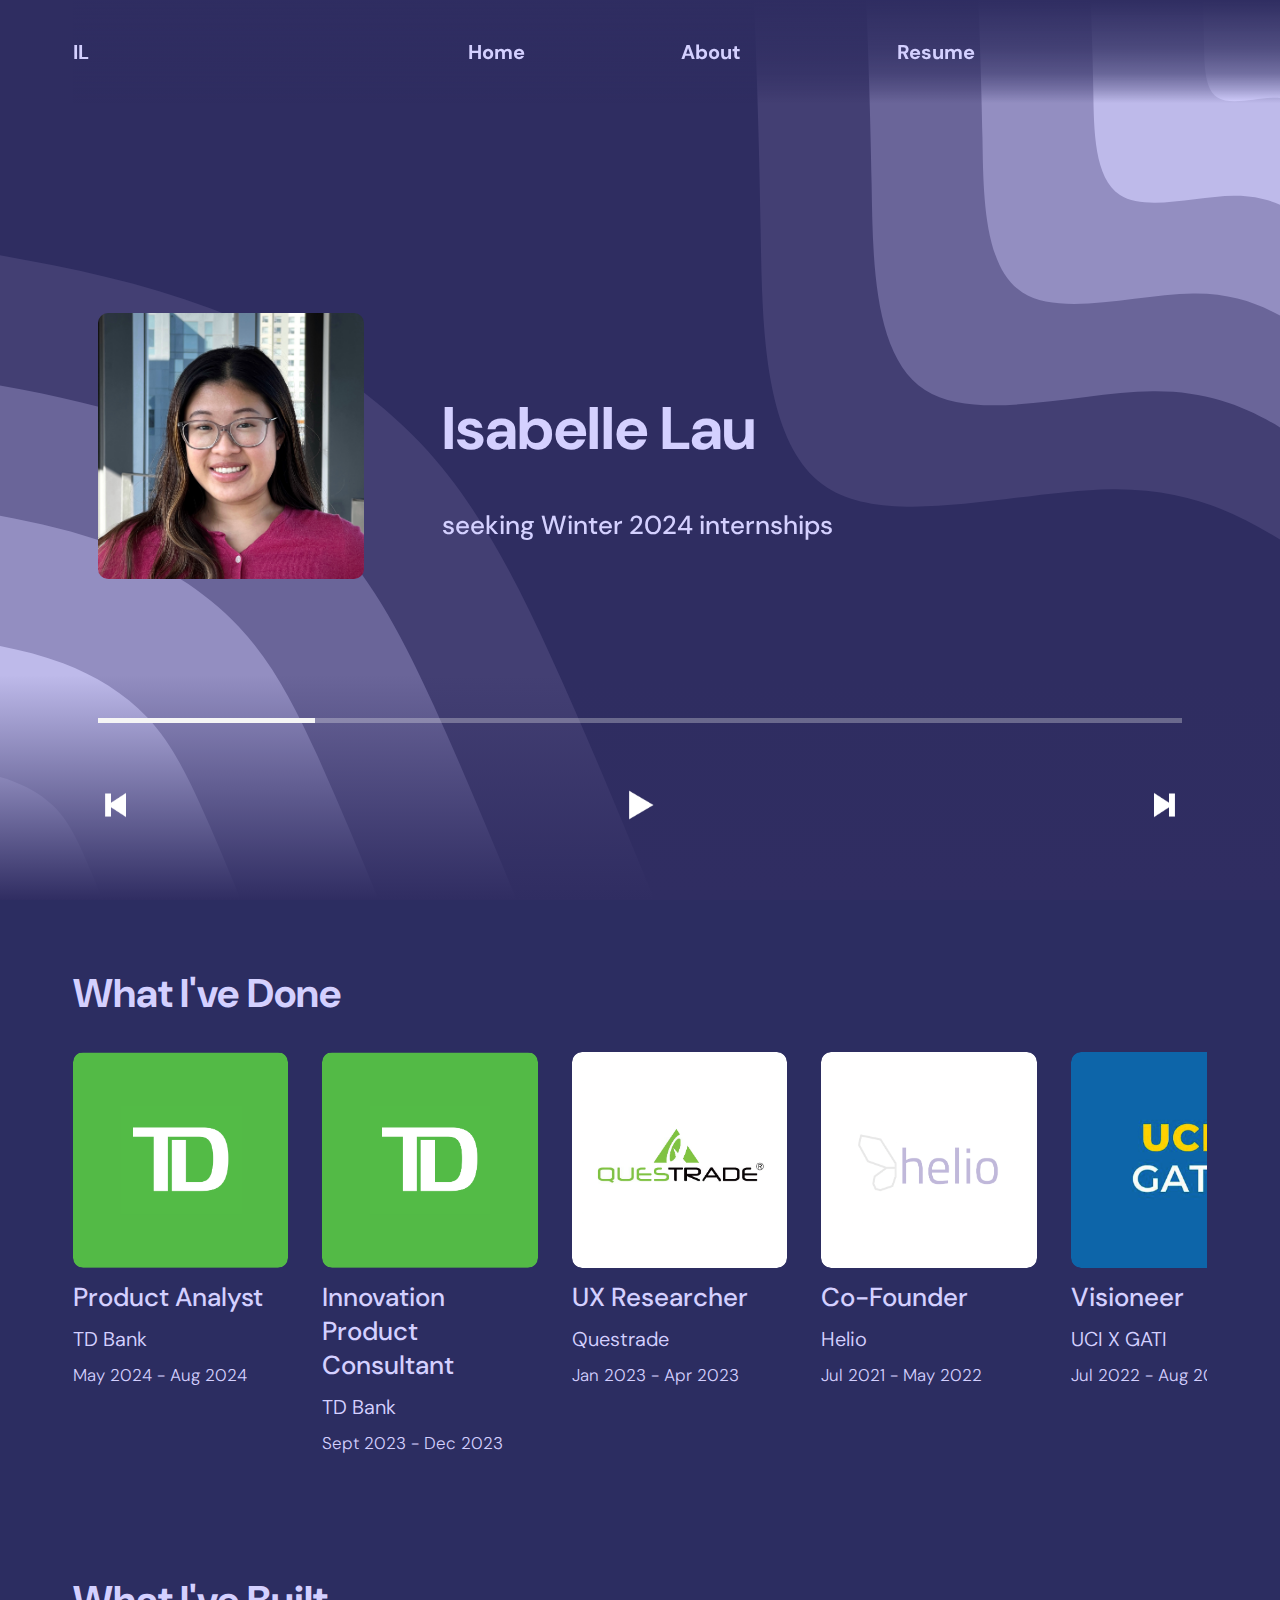
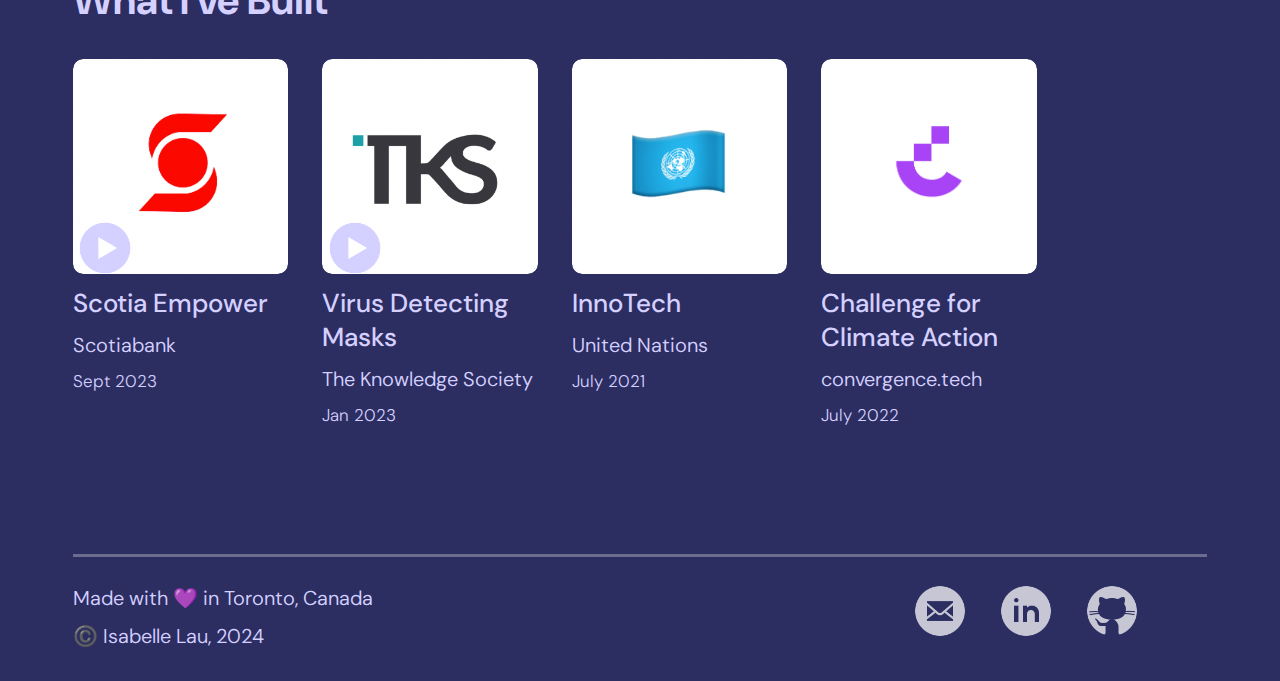
<file: index.html>
<!-- TODO: alter positions of done-section and built-section for web and mobile view-->

<!DOCTYPE html>

<html lang="en">
<head>
  <meta charset="UTF-8">
  <meta name="viewport" content="width=device-width, initial-scale=1.0">
  <title>Isabelle Lau</title>
  <link rel="stylesheet" href="style.css">
  <link rel="shortcut icon" href="favicon.ico">
</head>

<body>
    <div class="home__homebackground"></div>

    <div class="homebackground__transition"></div>

    <div id="home-page">
        <div class="nav-menu">
            <a class="icon" href="index.html">IL</a>

            <div id="nav">
                <ul>
                    <li><a href="index.html" class="dm-sans-menu" onclick="scrollToSection()">Home</a></li>
                    <li><a href="about.html" class="dm-sans-menu">About</a></li>
                    <li><a href="https://drive.google.com/file/d/1Na50_sVZSTdBrIvLYPz17sUAXdiYzEj3/view?usp=sharing" target=”_blank” class="dm-sans-menu">Resume</a></li>
                </ul>
            </div>

            <div class = "off-screen-menu" id="off-screen-menu">
                <ul>
                    <li><a href="index.html" class="dm-sans-menu" onclick="scrollToSection()">Work</a></li>
                    <li><a href="about.html" class="dm-sans-menu">About</a></li>
                    <li><a href="https://drive.google.com/file/d/1Na50_sVZSTdBrIvLYPz17sUAXdiYzEj3/view?usp=sharing" target=”_blank” class="dm-sans-menu">Resume</a></li>
                </ul>
            </div>

            <nav>
                <div class="ham-menu" id="ham-menu">
                    <span></span>
                    <span></span>
                    <span></span>
                </div>

            </nav>

        </div>

        <div class="homepage-container current-slide">
            <div class="homepage-grid">
                <div class="main-carousel__track-container">
                    <ul class="main-carousel__track">
                        <li class="homepage-grid2 current-slide">
                            <img src="./media/headshot.jpg" alt="TD Logo">
                            <div>
                                <h1 class="dm-sans-title">Isabelle Lau</h1>
                                <h2 class="dm-sans-subheader1">seeking Winter 2024 internships</h2>
                            </div>
                        </li>
                        <li class="homepage-grid2">
                            <img src="./media/td-invent.jpg" alt="TD Logo">
                            <div>
                                <h1 class="dm-sans-title">Isabelle Lau</h1>
                                <h2 class="dm-sans-subheader1">Prev @TD Bank as a Product Analyst</h2>
                            </div>
                        </li>
                        <li class="homepage-grid2">
                            <img src="./media/e7.png" alt="TD Logo">
                            <div>
                                <h1 class="dm-sans-title">Isabelle Lau</h1>
                                <h2 class="dm-sans-subheader1">Systems Design Engineering @ the University of Waterloo</h2>
                            </div>
                        </li>
                    </ul>
                </div>
                
                <div class="status">
                    <div class="status-filled" style="width: 20%;"></div>
                </div>

                <div class="controls">
                    <button class="prev"></button>
                    <button class="play" onclick="scrollToSection()"></button>
                    <button class="next"></button>
                </div>
            </div>
        </div>
        
        <h2 class="dm-sans-header" id="done-section">What I've Done</h2>
        <div class="carousel snaps-inline" >
            <div class="carousel-item">
                <div class="carousel-box">
                    <img src="./media/TD-logo.png" alt="TD Logo" class="main-image" data-hover="./media/TDinvent.jpg">
                </div>
                <h3 class="dm-sans-subheader1">Product Analyst</h3>
                <h3 class="dm-sans-subheader2">TD Bank</h3>
                <h3 class="dm-sans-date">May 2024 - Aug 2024</h3>
            </div>
        
            <div class="carousel-item">
                <div class="carousel-box">
                    <img src="./media/TD-logo.png" alt="TD Logo" class="main-image" data-hover="./media/TD-team1.jpg">
                </div>
                <h3 class="dm-sans-subheader1">Innovation Product Consultant</h3>
                <h3 class="dm-sans-subheader2">TD Bank</h3>
                <h3 class="dm-sans-date">Sept 2023 - Dec 2023</h3>
            </div>

            <div class="carousel-item">
                <div class="carousel-box">
                    <img src="./media/questrade.png" alt="TD Logo">
                </div>
                <h3 class="dm-sans-subheader1">UX Researcher</h3>
                <h3 class="dm-sans-subheader2">Questrade</h3>
                <h3 class="dm-sans-date">Jan 2023 - Apr 2023</h3>
            </div>

            <div class="carousel-item">
                <div class="carousel-box">
                    <img src="./media/helio.png" alt="TD Logo">
                </div>
                <h3 class="dm-sans-subheader1" >Co-Founder</h3>
                <h3 class="dm-sans-subheader2">Helio</h3>
                <h3 class="dm-sans-date">Jul 2021 - May 2022 </h3>
            </div>

            <div class="carousel-item">
                <div class="carousel-box">
                    <img src="./media/ucigati.png" alt="TD Logo" class="main-image" data-hover="./media/fireball.jpg">
                </div>
                <h3 class="dm-sans-subheader1">Visioneer</h3>
                <h3 class="dm-sans-subheader2">UCI X GATI</h3>
                <h3 class="dm-sans-date">Jul 2022 - Aug 2022 </h3>
            </div>

        </div>

        <h2 class="dm-sans-header">What I've Built</h2>
        <div class="carousel snaps-inline">
            <div class="carousel-item">
                <div class="carousel-box">
                    <img src="./media/Scotiabank-logo.png" alt="Scotiabank Logo">
                    <a href="scotia-empower.html" class="play"></a>
                </div>
                <h3 class="dm-sans-subheader1">Scotia Empower</h3>
                <h3 class="dm-sans-subheader2">Scotiabank</h3>
                <h3 class="dm-sans-date">Sept 2023</h3>
            </div>
        
            <div class="carousel-item">
                <div class="carousel-box">
                    <img src="./media/TKS-logo.png" alt="The Knowledge Society Logo">
                    <a href="#heyhey" class="play"></a>
                </div>
                <h3 class="dm-sans-subheader1">Virus Detecting Masks</h3>
                <h3 class="dm-sans-subheader2">The Knowledge Society</h3>
                <h3 class="dm-sans-date">Jan 2023</h3>
            </div>

            <div class="carousel-item">
                <div class="carousel-box">
                    <img src="./media/UN-logo.png" alt="United Nations Logo">
                </div>
                <h3 class="dm-sans-subheader1">InnoTech</h3>
                <h3 class="dm-sans-subheader2">United Nations</h3>
                <h3 class="dm-sans-date">July 2021</h3>
            </div>

            <div class="carousel-item">
                <div class="carousel-box">
                    <img src="./media/ConvergenceTech-logo.png" alt="Convergence.tech Logo">
                </div>
                <h3 class="dm-sans-subheader1" >Challenge for Climate Action</h3>
                <h3 class="dm-sans-subheader2">convergence.tech</h3>
                <h3 class="dm-sans-date">July 2022</h3>
            </div>
        </div>

        <div class="footer-divider"></div>
        <div class="footer-grid">
            <div>
                <h2 class="dm-sans-subheader3">Made with 💜 in Toronto, Canada</h2>
                <h2 class="dm-sans-subheader3">©️ Isabelle Lau, 2024</h2>
            </div>
            
            <div class="footer-icons">
                <button class="email"></button>
                <a class="linkedin" href="https://ca.linkedin.com/in/ilau" target="_blank"></a>
                <button class="github"></button>
            </div>

            
        </div>

        <div class="footer-end"></div>
        <script src="index.js"></script>
    </div>
</body>
</html>
</file>
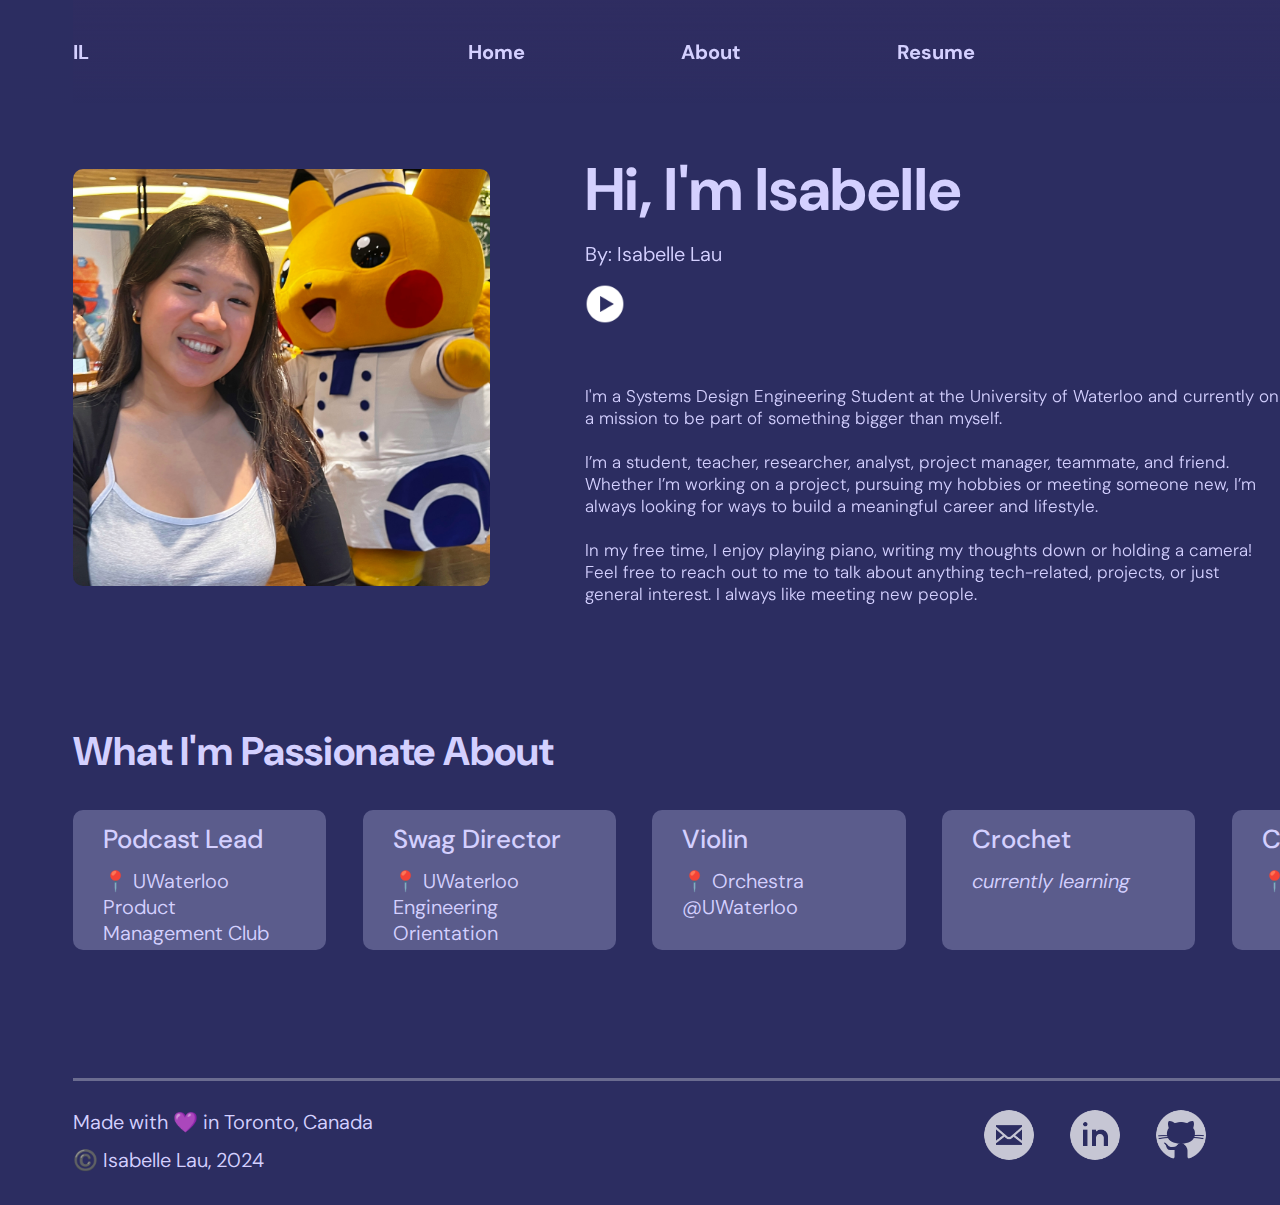
<file: about.html>
<!DOCTYPE html>

<html lang="en">
<head>
  <meta charset="UTF-8">
  <meta name="viewport" content="width=device-width, initial-scale=1.0">
  <title>Isabelle</title>
  <link rel="stylesheet" href="style.css">
  <link rel="icon" type="image/x-icon" href="favicon.ico">
</head>

<body id="about-page" >
    <div class="nav-menu">
        <a class="icon" href="index.html">IL</a>

        <div id="nav">
            <ul>
                <li><a href="index.html" class="dm-sans-menu" onclick="scrollToSection()">Home</a></li>
                <li><a href="about.html" class="dm-sans-menu">About</a></li>
                <li><a href="https://drive.google.com/file/d/1oRXQdMtypDJG2oA3lVDZeI8CeLS9dzQM/view?usp=sharing" target=”_blank” class="dm-sans-menu">Resume</a></li>
            </ul>
        </div>

        <div class = "off-screen-menu" id="off-screen-menu">
            <ul>
                <li><a href="index.html" class="dm-sans-menu" onclick="scrollToSection()">Work</a></li>
                <li><a href="about.html" class="dm-sans-menu">About</a></li>
                <li><a href="https://drive.google.com/file/d/1Na50_sVZSTdBrIvLYPz17sUAXdiYzEj3/view?usp=sharing" target=”_blank” class="dm-sans-menu">Resume</a></li>
            </ul>
        </div>

        <nav>
            <div class="ham-menu" id="ham-menu">
                <span></span>
                <span></span>
                <span></span>
            </div>

        </nav>

    </div>

    <div class="about-grid-container">
        <div class="about-grid">
                <img src="./media/MeAndPikachu.jpeg" alt="TD Logo">
            <div>
                <p class="dm-sans-title" style="margin: 0;">Hi, I'm Isabelle</p>
                <p class="dm-sans-subheader2">By: Isabelle Lau</p>
                <button class="play"></button>
                <p class="dm-sans-date">I'm a Systems Design Engineering Student at the University of Waterloo and currently on a mission to be part of something bigger than myself. <br><br>
    
                    I’m a student, teacher, researcher, analyst, project manager, teammate, and friend. Whether I’m working on a project, pursuing my hobbies or meeting someone new, I’m always looking for ways to build a meaningful career and lifestyle. <br><br>
                    
                    In my free time, I enjoy playing piano, writing my thoughts down or holding a camera! Feel free to reach out to me to talk about anything tech-related, projects, or just general interest. I always like meeting new people.</p>
            </div>
        </div>
    </div>

    <h2 class="dm-sans-header">What I'm Passionate About</h2>
    <div class="carousel snaps-inline">
        <div class= "carousel-box__about">
            <h3 class="dm-sans-subheader1">Podcast Lead</h3>
            <h3 class="dm-sans-subheader2">📍 UWaterloo Product Management Club</h3>
        </div>
        
        <div class= "carousel-box__about">
            <h3 class="dm-sans-subheader1">Swag Director</h3>
            <h3 class="dm-sans-subheader2">📍 UWaterloo Engineering Orientation</h3>
        </div>

        <div class= "carousel-box__about">
            <h3 class="dm-sans-subheader1">Violin</h3>
            <h3 class="dm-sans-subheader2">📍 Orchestra @UWaterloo</h3>
        </div>

        <div class= "carousel-box__about">
            <h3 class="dm-sans-subheader1">Crochet</h3>
            <h3 class="dm-sans-subheader2"><i>currently learning</i></h3>
        </div>

        <div class= "carousel-box__about">
            <h3 class="dm-sans-subheader1">Cows</h3>
            <h3 class="dm-sans-subheader2">📍 Worldwide</h3>
        </div>

        <div class= "carousel-box__about">
            <h3 class="dm-sans-subheader1">Teh Tarik</h3>
            <h3 class="dm-sans-subheader2">📍 Penang, Malaysia</h3>
        </div>
    </div>

    <div class="footer-divider"></div>
    <div class="footer-grid">
        <div>
            <h2 class="dm-sans-subheader3">Made with 💜 in Toronto, Canada</h2>
            <h2 class="dm-sans-subheader3">©️ Isabelle Lau, 2024</h2>
        </div>
        
        <div class="footer-icons">
            <button class="email"></button>
            <a class="linkedin" href="https://ca.linkedin.com/in/ilau" target="_blank"></a>
            <button class="github"></button>
        </div>
    </div>
    <div class="footer-end"></div>
    <script src="index.js"></script>
</body>
</html>
</file>
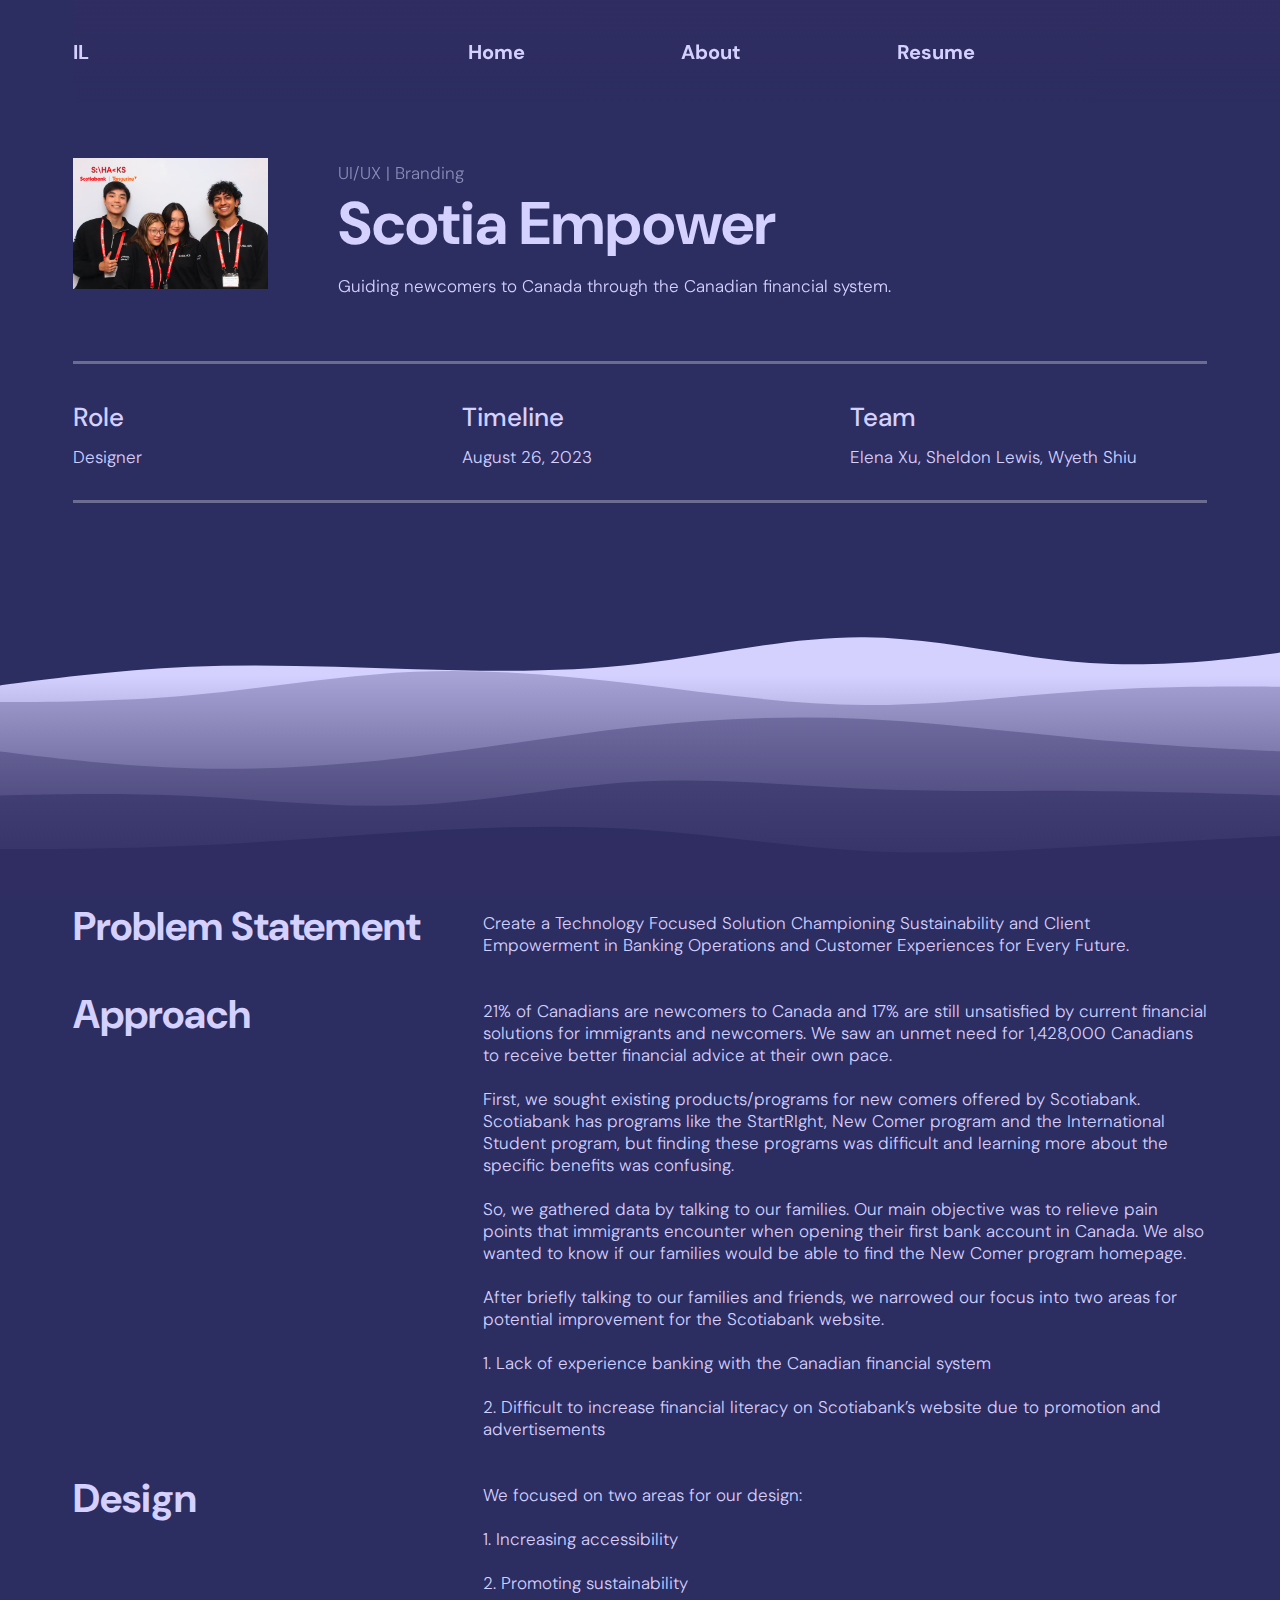
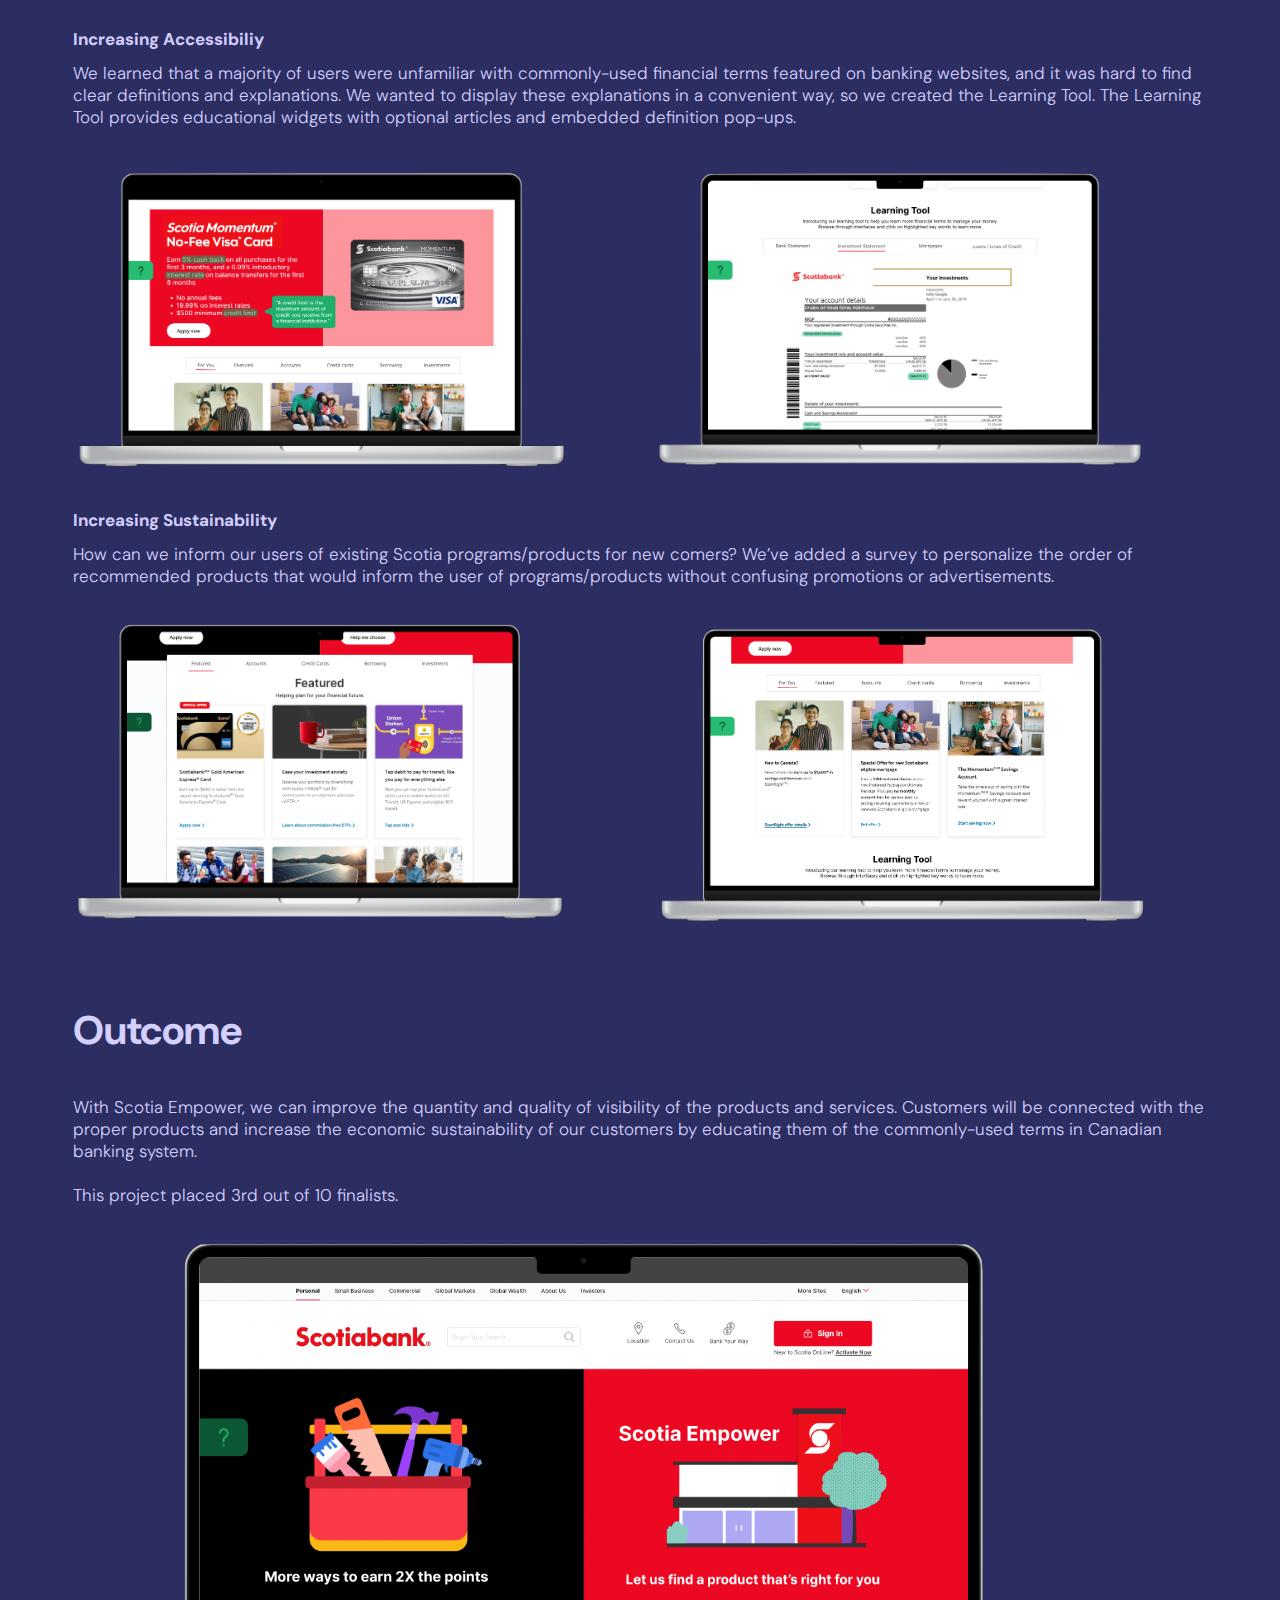
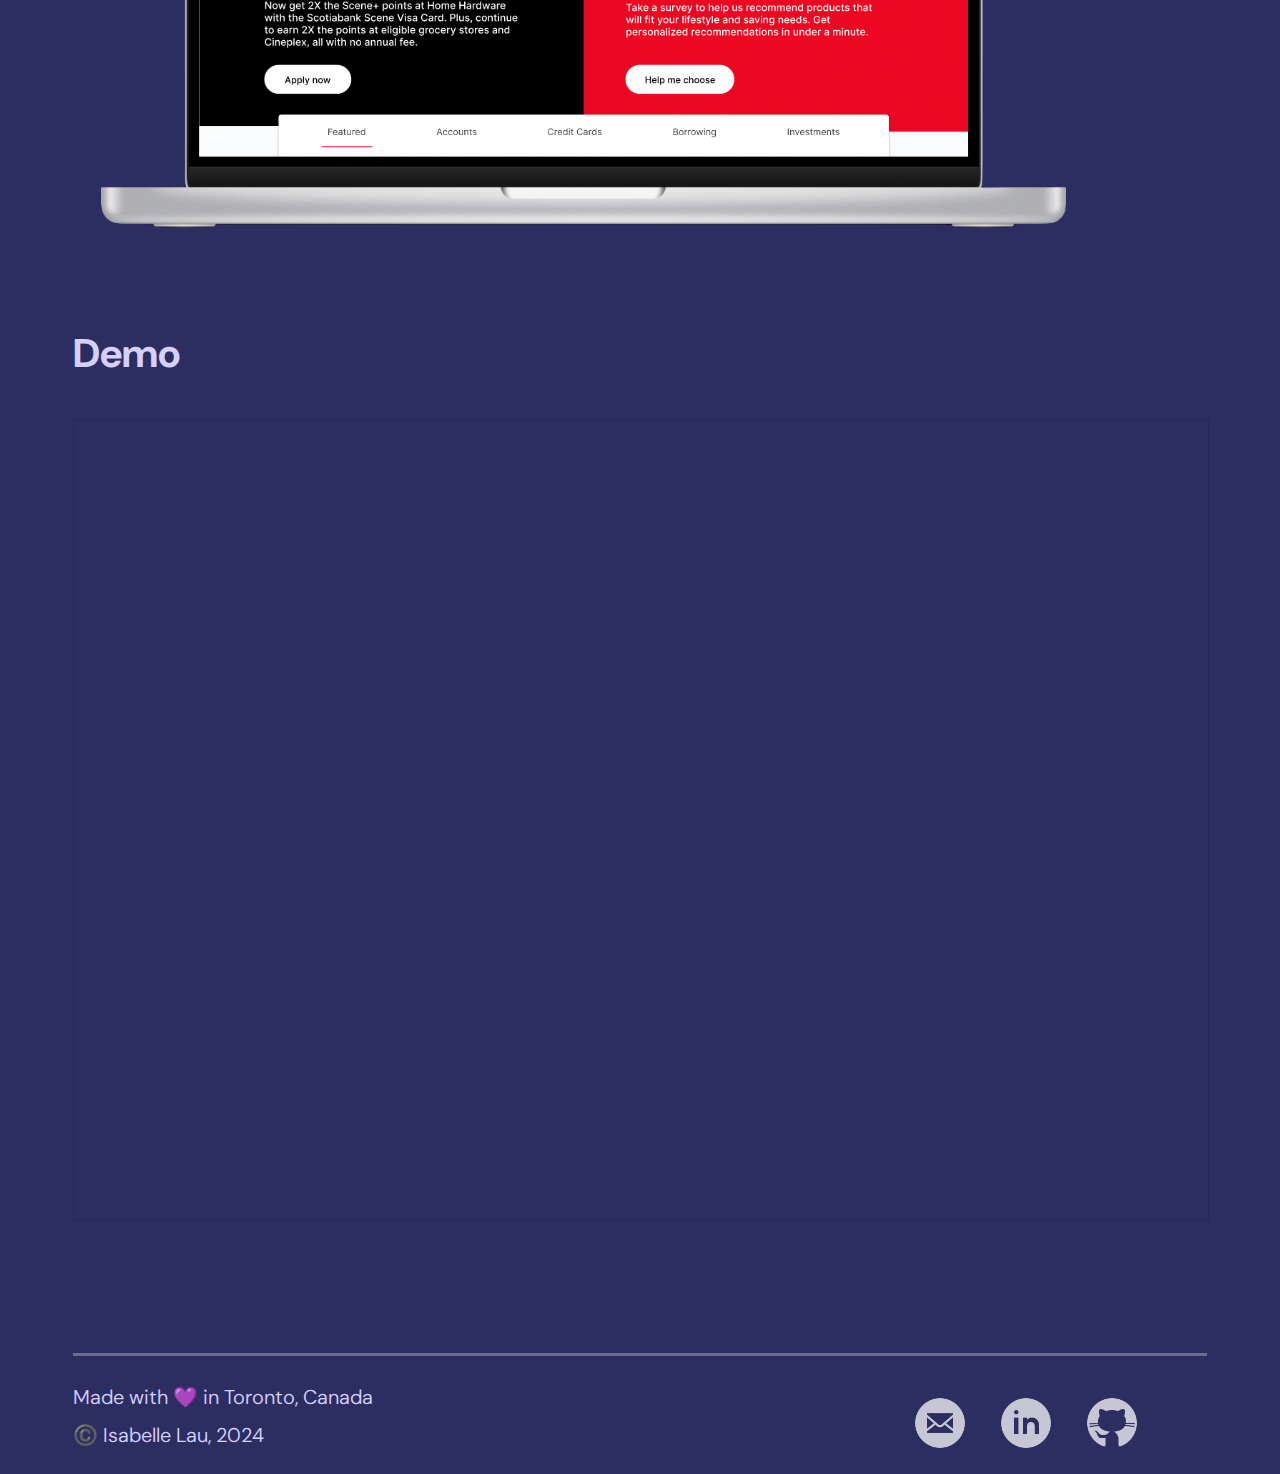
<file: scotia-empower.html>
<!DOCTYPE html>

<html lang="en">
<head>
  <meta charset="UTF-8">
  <meta name="viewport" content="width=device-width, initial-scale=1.0">
  <title>Isabelle</title>
  <link rel="stylesheet" href="style.css">
  <link rel="icon" type="image/x-icon" href="favicon.ico">
</head>

<body>

    <div class="scotia-empower__homebackground"></div>

    <div class="homebackground__transition"></div>

    <div id="scotia-empower-page" >
        <div class="nav-menu">
            <a class="icon" href="index.html">IL</a>

            <div id="nav">
                <ul>
                    <li><a href="index.html" class="dm-sans-menu" onclick="scrollToSection()">Home</a></li>
                    <li><a href="about.html" class="dm-sans-menu">About</a></li>
                    <li><a href="https://drive.google.com/file/d/1oRXQdMtypDJG2oA3lVDZeI8CeLS9dzQM/view?usp=sharing" target=”_blank” class="dm-sans-menu">Resume</a></li>
                </ul>
            </div>

            <div class = "off-screen-menu" id="off-screen-menu">
                <ul>
                    <li><a href="index.html" class="dm-sans-menu" onclick="scrollToSection()">Work</a></li>
                    <li><a href="about.html" class="dm-sans-menu">About</a></li>
                    <li><a href="https://drive.google.com/file/d/1Na50_sVZSTdBrIvLYPz17sUAXdiYzEj3/view?usp=sharing" target=”_blank” class="dm-sans-menu">Resume</a></li>
                </ul>
            </div>

            <nav>
                <div class="ham-menu" id="ham-menu">
                    <span></span>
                    <span></span>
                    <span></span>
                </div>

            </nav>

        </div>

        <div class="about-grid-container">
            <div class="about-grid">
                    <img src="./media/ScotiaEmpower-team.png" alt="TD Logo">
                <div>
                    <p class="dm-sans-date" style="color: #898CB7;">UI/UX | Branding</p>
                    <p class="dm-sans-title" style="margin: 0;">Scotia Empower</p>
                    <p class="dm-sans-date">Guiding newcomers to Canada through the Canadian financial system.
                </div>
            </div>
        </div>

        <div class="footer-divider" style="margin-top: 4em;"></div>

        <div class="project-breakdown-grid" style="margin-top: 1.5em;">
            <div>
                <p class="dm-sans-subheader1">Role</p>
                <p class="dm-sans-date">Designer</p>
            </div>

            <div>
                <p class="dm-sans-subheader1">Timeline</p>
                <p class="dm-sans-date">August 26, 2023</p>
            </div>

            <div>
                <p class="dm-sans-subheader1">Team</p>
                <p class="dm-sans-date">Elena Xu, Sheldon Lewis, Wyeth Shiu</p>
            </div>
        </div>

        <div class="footer-divider" style = "margin-top: 2em;"></div>

        <div class="project-description-grid" style="margin-top: 35%;">
            <p class="dm-sans-header left-column">Problem Statement</p>
            <p class="dm-sans-date right-column">Create a Technology Focused Solution Championing Sustainability and Client Empowerment in Banking Operations and Customer Experiences for Every Future.</p>
        </div>

        <div class="project-description-grid">
            <p class="dm-sans-header left-column">Approach</p>
            <p class="dm-sans-date right-column">21% of Canadians are newcomers to Canada and 17% are still unsatisfied by current financial solutions for immigrants and newcomers. We saw an unmet need for 1,428,000 Canadians to receive better financial advice at their own pace. <br></br>

                First, we sought existing products/programs for new comers offered by Scotiabank. Scotiabank has programs like the StartRIght, New Comer program and the International Student program, but finding these programs was difficult and learning more about the specific benefits was confusing.<br></br>
                
                So, we gathered data by talking to our families. Our main objective was to relieve pain points that immigrants encounter when opening their first bank account in Canada. We also wanted to know if our families would be able to find the New Comer program homepage.<br></br>
                
                After briefly talking to our families and friends, we narrowed our focus into two areas for potential improvement for the Scotiabank website.<br></br>
                
                1. Lack of experience banking with the Canadian financial system<br></br>
                2. Difficult to increase financial literacy on Scotiabank’s website due to promotion and advertisements
        </div>

        <div class="project-description-grid">
            <p class="dm-sans-header left-column">Design</p>
            <p class="dm-sans-date right-column">We focused on two areas for our design:<br></br>

                1. Increasing accessibility <br></br>
                2. Promoting sustainability
        </div>

        <p class="dm-sans-date" style="font-weight: 700; margin-top: 2em;">Increasing Accessibiliy</p>
        <p class="dm-sans-date">We learned that a majority of users were unfamiliar with commonly-used financial terms featured on banking websites, and it was hard to find clear definitions and explanations. We wanted to display these explanations in a convenient way, so we created the Learning Tool. The Learning Tool provides educational widgets with optional articles and embedded definition pop-ups.</p>

        <div class="project-image-display-grid">
            <img src="./media/increasing-accessibility1.png" alt="TD Logo">
            <img src="./media/increasing-accessibility2.png" alt="TD Logo">
        </div>

        <p class="dm-sans-date" style="font-weight: 700; margin-top: 2em;">Increasing Sustainability</p>
        <p class="dm-sans-date">How can we inform our users of existing Scotia programs/products for new comers? We’ve added a survey to personalize the order of recommended products that would inform the user of programs/products without confusing promotions or advertisements.</p>

        <div class="project-image-display-grid">
            <img src="./media/increasing-sustainability1.png" alt="TD Logo">
            <img src="./media/increasing-sustainability2.png" alt="TD Logo">
        </div>

        <p class="dm-sans-header" style="margin-top: 2em;">Outcome</p>
        <p class="dm-sans-date">With Scotia Empower, we can improve the quantity and quality of visibility of the products and services. Customers will be connected with the proper products and increase the economic sustainability of our customers by educating them of the commonly-used terms in Canadian banking system.<br></br>

            This project placed 3rd out of 10 finalists.</p>

        <img src="./media/scotiaempower.png" alt="TD Logo" style="margin-top: 2em;">
        
        <p class="dm-sans-header" style="margin-top: 2em;">Demo</p>
        
        <iframe style="border: 1px solid rgba(0, 0, 0, 0.1);" width=100% height=800 src="https://www.figma.com/embed?embed_host=share&url=https%3A%2F%2Fwww.figma.com%2Fproto%2F3bDXpqmmGuGTLcTwCgzWY8%2FS%253A%255CHA%253CCKS%3Ftype%3Ddesign%26node-id%3D11-17%26t%3DrhB2y7VMHz9wzrel-1%26scaling%3Dscale-down%26page-id%3D0%253A1%26starting-point-node-id%3D11%253A17%26show-proto-sidebar%3D1" allowfullscreen></iframe>
        
        <div class="footer-divider"></div>

        <div class="footer-grid">
            <div>
                <h2 class="dm-sans-subheader3">Made with 💜 in Toronto, Canada</h2>
                <h2 class="dm-sans-subheader3">©️ Isabelle Lau, 2024<br></br></h2>
            </div>
            
            <div class="footer-icons">
                <button class="email"></button>
                <a class="linkedin" href="https://ca.linkedin.com/in/ilau" target="_blank"></a>
                <button class="github"></button>
            </div>
        </div>
    </div>

    <script src="index.js"></script>
</body>
</html>
</file>
<file: style.css>
@import url('https://fonts.googleapis.com/css2?family=DM+Sans:wght@100;200;300;400;500;600;700;800;900&display=swap');

html, body {
  height: 100%;
  margin: 0;
  padding: 0;
  scroll-behavior: smooth;
  background: #2C2D61;
  color: #D4D0FF;
  position: relative;
}

img{
  width: 100%;
  max-width: 90%;
  border-radius: 10px;
  aspect-ratio: 1 / 1;
  object-fit: cover;
}

#scotia-empower-page img{
  width: 100%;
  max-width: 90%;
  border-radius: 0;
  aspect-ratio: auto;
}

#home-page {
  height: 100%;
  flex-direction: column;
  align-items: center;
  padding: 100px 73px 0 73px;
}

#about-page {
  flex-direction: column;
  align-items: center;
  padding-top: 150px;
  padding-left: 73px;
}

#scotia-empower-page {
  flex-direction: column;
  align-items: center;
  padding: 150px 73px 0 73px;
}

/* Declaring the fonts */

.dm-sans-title {
  color: #D4D0FF;
  font-family: "DM Sans";
  font-size: 60px;
  font-style: normal;
  font-weight: 700;
  line-height: normal;
}

.dm-sans-header{
  color: #D4D0FF;
  font-family: "DM Sans";
  font-size: 40px;
  font-style: normal;
  font-weight: 700;
  line-height: normal;
  left: 72px;
  margin-top: 3em;
}

.dm-sans-subheader1{
  color: #D4D0FF;
  font-family: "DM Sans";
  font-size: 26px;
  font-style: normal;
  font-weight: 500;
  line-height: normal;
  margin: 12px 0 0 0;
}

.dm-sans-subheader2{
  color: #D4D0FF;
  font-family: "DM Sans";
  font-size: 20px;
  font-style: normal;
  font-weight: 350;
  line-height: normal;
  margin: 12px 0 0 0;
}

.dm-sans-subheader3{
  color: #D4D0FF;
  font-family: "DM Sans";
  font-size: 20px;
  font-style: normal;
  font-weight: 350;
  line-height: normal;
  margin: 12px 0 0 0;
}

.dm-sans-date{
  color: #D4D0FF;
  font-family: "DM Sans";
  font-size: 17px;
  font-style: normal;
  font-weight: 300;
  line-height: normal;
  margin: 12px 0 0 0;;
}

.dm-sans-menu {
  color: #D4D0FF;
  font-family: "DM Sans";
  font-size: 20px;
  font-style: normal;
  font-weight: 700;
  line-height: normal;
}

#about-page .dm-sans-date{
  margin-top: 58px;
}

.home__homebackground{
  position: absolute;

  height: 100%;
  width: 100%;

  background-image: url('media/home-background.svg');
  background-size: cover;
  background-repeat: no-repeat;
  background-position: center;
}

.scotia-empower__homebackground{
  position: absolute;

  height: 100%;
  width: 100%;

  background-image: url('media/scotia-empower-background.svg');
  background-size: cover;
  background-repeat: no-repeat;
  background-position: center;
}

.homebackground__transition{
  position: absolute;
  background: linear-gradient(180deg, rgba(255, 255, 255, 0.00) 0%, #302D62 100%);
  height: 25%;
  width: 100%;
  bottom: 0;
}

/* Menu styling goes here */

#nav {
  flex-grow: 1;
  display: flex;
  justify-content: center;
}

#nav ul {
  display: flex;
  justify-content: center;
  align-items: center;
  margin: 0;
  padding: 0;
  list-style: none;
  height: 100%;
}

#nav li {
  margin: 0 50px;
  }

#nav a {
  text-decoration: none; 
  padding:46px 28px;
  display: inline-block;
  }

  /* nav.menu is not properly centered
  */
.nav-menu {
  position: fixed;
  top: 0;
  width: 100%;
  height: 103px;
  display: flex;
  background: linear-gradient(0deg, rgba(47, 45, 97, 0.00) 0%, rgba(47, 45, 97, 0.30) 13%, rgba(47, 45, 97, 0.60) 29%, rgba(47, 45, 97, 0.80) 53.5%, #2F2D61 100%);
  z-index: 1000;
  align-items: center;
}

.icon{
  color: #D4D0FF;
  font-family: "DM Sans";
  font-size: 20px;
  font-style: normal;
  font-weight: 700;
  text-decoration: none;
}

.off-screen-menu{
  border-radius: 3px;
  background: rgba(47, 45, 97, 0.90);
  max-width: 75%;
  padding: 5% 0;;
  text-align: end;
  position: fixed;
  top: -100%;
  right: 0;
  flex-direction: column;
  font-size: 3rem;
  transition: 1s ease;
}

.off-screen-menu ul {
  margin: 0;
  padding: 50px 70px 20px 30px;
  list-style: none;
  height: 95%;
}

.off-screen-menu a {
  text-decoration: none;
  }

.off-screen-menu.active{
  top: 0;
}

.ham-menu{
  height: 25px;
  width: 25px;
  top: 46px;
  right: 25px;
  position: fixed;
  justify-content: center;
  flex-direction: column;
  cursor: pointer;
  display: none;

  &:active{
    scale: 0.95;
  }
}

.ham-menu span{
  height: 3px;
  width: 100%;
  background-color: #D4D0FF;
  border-radius: 3px;
  position: absolute;
  top: 50%;
  left: 50%;
  transform: translate(-50%, -50%);
  transition: 0.5 ease;
}

.ham-menu span:nth-child(1){
  top: 25%;
}

.ham-menu span:nth-child(3){
  top: 75%;
}

.ham-menu.active span:nth-child(1){
  top: 50%;
  transform: translate(-50%, -50%) rotate(45deg);
}

.ham-menu.active span:nth-child(2){
  opacity: 0;
}

.ham-menu.active span:nth-child(3){
  top: 50%;
  transform: translate(-50%, -50%) rotate(-45deg);
}

/* Page content goes here */

.main-carousel__track-container{
  height: 100%;
  padding: 0;
  margin: 0;
  display: block;
  overflow: hidden;
}

.main-carousel__track{
  display: flex;
  text-decoration: none; 
  transition: transform 500ms ease-in;
  height: 100%;
  width: 100%;
  margin: 0;
  padding: 0;
  list-style: none;
  /*white-space: nowrap;*/
  box-sizing: border-box;
}

.homepage-container{
  width: 100%;
  border-radius: 10px;
  height: 83%;
  padding: 10% 25px 0 25px;
  backdrop-filter: blur(0px);
  display: flex;
  box-sizing: border-box;
}

.homepage-grid{
  display: grid;
  grid-template-columns: 1fr;
  grid-template-rows: 5.5fr 1fr 1fr;
  align-items: center;
}

.homepage-grid2{
  display: grid;
  grid-template-columns: 2fr 5fr;
  gap: 0 3rem;
  align-items: center;
  flex: 0 0 auto;
  width: 100%;
  box-sizing: border-box;
  height: 100%;
}

.status{
  width: 100%;
  height: 5px;
  background: rgba(245, 245, 245, 0.30);
  display: flex;
  align-items: center;
  box-sizing: border-box;
}

.status-filled{
  height: 100%;
  background: #F5F5F5;
}

.controls{
  display: flex;
  justify-content: space-between;
  align-items: center;
}

.prev{
  background: url('back.png') no-repeat center center;
  background-color: transparent;
  background-size: contain;
  width: 36px;
  height: 39px;
  cursor: pointer;
  border: none;

  &:active{
    scale: 0.95;
  }
}

.play{
  background: url('play.png') no-repeat center center;
  background-color: transparent;
  background-size: contain;
  width: 36px;
  height: 39px;
  cursor: pointer;
  border: none;

  &:active{
    scale: 0.95;
  }
}

.next {
  background: url('next.png') no-repeat center center;
  background-color: transparent;
  background-size: contain;
  width: 36px;
  height: 39px;
  cursor: pointer;
  border: none;

  &:active{
    scale: 0.95;
  }
}

.carousel{
  display: grid;
  width: 100%;
  gap: 3%;
  grid-auto-flow: column; 
  grid-auto-columns: 19%;

  overflow-x: auto;
  overscroll-behavior-inline: contain;
}

#about-page .carousel{
  height: 140px;
  grid-auto-columns: 21%;
}

.carousel img{
  max-width: 100%;
}

.carousel::after {
  content: '';
  display: block;
  width: 36px; /* Spacer width */
  flex-shrink: 0;
}

.carousel::-webkit-scrollbar {
  display: none;
}

.carousel-item{
  align-items: start;
}

.carousel-box {
  position: relative;
  border-radius: 10px;
  width: 100%;
  padding-top: 100%;
  overflow: hidden;
}

.carousel-box__about{
  position: relative;
  background: #5B5C8C;
  border-radius: 10px;
  height: 100%;
  padding: 0 30px;
}

.carousel-box .play{
  background: url('play-circle-purple.png') no-repeat center center;
  background-color: transparent;
  background-size: contain;
  width: 55px;
  height: 55px;
  cursor: pointer;
  border: none;
  margin-top: 17px;
  position: absolute;
  top: 80%;
  left: 15%;
  transform: translate(-50%, -50%);

  &:active{
    scale: 0.95;
  }
}

.carousel-box img{
  position: absolute;
  top: 0;
  left: 0;
  width: 100%;
  height: 100%;
  object-fit: cover;
}

.snaps-inline{
  scroll-snap-type: inline mandatory;
}

.snaps-inline > * {
  scroll-snap-align: start;
  scroll-padding-inline: 72px;
}

.about-grid-container{
  top: 1px;
  padding: 0;
  width: 100%;
  bottom: 100px;
  backdrop-filter: blur(5px);
  display: flex;
  box-sizing: border-box;
}

.about-grid{
  display: grid;
  grid-template-columns: 1fr 1.5fr;
  gap: 2rem 3rem;
  align-items: center;
  flex-grow: 1;
}

#scotia-empower-page .about-grid{
  grid-template-columns: 1fr 4fr;
}

.headshot-about{
  background: #fff;
  border-radius: 10px;
  width: 100%;
  padding-top: 100%;
}

.about-grid .play{
  background: url('play-circle.png') no-repeat center center;
  background-color: transparent;
  background-size: contain;
  width: 40px;
  height: 40px;
  cursor: pointer;
  border: none;
  margin-top: 17px;

  &:active{
    scale: 0.95;
  }
}

.project-breakdown-grid{
  display: grid;
  grid-template-columns: 1fr 1fr 1fr;
  gap: 2rem 2rem;
  align-items: center;
  flex-grow: 1;
}

.project-description-grid{
  display: grid;
  margin-top: 2em;
  grid-template-columns: 1fr 2fr;
  gap: 2rem 3rem;
  flex-grow: 1;
  align-items: center;
}

.project-description-grid .dm-sans-header{
  margin: 0;
}

.project-description-grid .left-column{
  align-self: start;
}

.project-description-grid .right-column{
  align-self: center;
}

.project-image-display-grid{
  display: grid;
  margin-top: 2em;
  grid-template-columns: 1fr 1fr;
  gap: 2rem;
  align-items: center;
}

/* Footer Syling */

.footer-divider{
  width: 100%;
  height: 3px;
  left: 5%;
  background: rgba(255, 255, 255, 0.30);
  margin-top: 8em;
}

.footer-grid{
  width: 94%;
  display: grid;
  grid-template-columns: 1fr 1fr;
  gap: 2rem;
  align-items: center;
  flex-grow: 1;
  margin-top: 1em;
}

.footer-icons{
  display: flex;
  justify-self: end;
  gap: 2rem;
}

.footer-icons .email{
  background: url('email.png') no-repeat center center;
  background-color: transparent;
  background-size: contain;
  width: 54px;
  height: 54px;
  cursor: pointer;
  border: none;

  &:active{
    scale: 0.9;
  }
}

.footer-icons .linkedin{
  background: url('linkedin.png') no-repeat center center;
  background-color: transparent;
  background-size: contain;
  width: 54px;
  height: 54px;
  cursor: pointer;
  border: none;

  &:active{
    scale: 0.9;
  }
}

.footer-icons .github {
  background: url('github.png') no-repeat center center;
  background-color: transparent;
  background-size: contain;
  width: 54px;
  height: 54px;
  cursor: pointer;
  border: none;

  &:active{
    scale: 0.9;
  }
}

.footer-end{
  height: 2em;
}

/* Mobile view adjustments here */

@media (max-width: 1000px) {
  #home-page {
    flex-direction: column;
    align-items: center;
    padding: 50px 25px 0 25px;
  }
  
  #about-page {
    flex-direction: column;
    align-items: center;
    padding: 50px 25px 0 25px;
  }
  
  #scotia-empower-page {
    flex-direction: column;
    align-items: center;
    padding: 50px 25px 0 25px;
  }

  img{
    max-width: 100%;
  }

  .homebackground{
    z-index: 1;
  }

  .homebackground__transition{
    z-index: 2;
  }

  .dm-sans-title {
    font-size: 35px;
    margin: 0;
  }

  .dm-sans-header {
    font-size: 28px;
    margin-top: 2.5em;
  }

  .dm-sans-subheader1{
    font-size: 17px;
    font-weight: 300;
  }

  .dm-sans-subheader2{
    font-size: 14px;
    font-weight: 300;
    margin: 0;
  }

  .dm-sans-date{
    font-size: 13px;
  }
  
  .dm-sans-subheader3{
    font-size: 14px;
    margin: 0;
  }

  #nav {
    display: none;
  }

  .nav-menu {
    height: 50px;
  }

  .ham-menu {
    top: 12px;
    display: flex;
  }

  .homepage-container{
    width: 100%;
    height: 90%;
    padding: 0 25px 0 25px;
  }
  
  .homepage-grid{
    gap: 1.5em;
    grid-template-rows: 6fr 1fr 1fr;
    z-index: 3;
  }
  
  .homepage-grid2{
    grid-template-columns: 1fr;
    justify-items: center;
    text-align: center;
  }

  .carousel{
    gap: 4%;
    width: 100%;
    grid-auto-flow: column; 
    grid-auto-columns: 45%; 
  }

  .carousel-box .play{
    width: 35px;
    height: 35px;
    left: 18%;
    top: 74%;
  }

  #about-page .carousel{
    height: 145px;
    grid-auto-columns: 50%;
  }

  .about-grid{
    grid-template-columns: 1fr;
    justify-items: center;
  }

  .about-grid-container{
    width: 100%;
  }

  #scotia-empower-page .about-grid{
    grid-template-columns: 1fr;
  }

  #about-page .dm-sans-date {
    margin-top: 25px;
  }

  .project-breakdown-grid{
    margin-top: 2em;
  }
  
  .project-description-grid{
    grid-template-columns: 1fr;
    gap: 0;
  }

  .project-description-grid .dm-sans-header{
    margin-bottom: 0;
  }

  .footer-divider{
    width: 100%;
    height: 2px;
    margin-top: 3em;
  }

  #scotia-empower-page .footer-divider{
    display: none;
  }

  .footer-grid{
    grid-template-columns: 1fr;
    gap: 1em;
    width: 100%;
    margin-top: 1em;
  }

  .footer-icons{
    justify-self: start;
    gap: 1rem;
  }

  .footer-icons .email{
    width: 30px;
    height: 30px;
  }
  
  .footer-icons .linkedin{
    width: 30px;
    height: 30px;
  }
  
  .footer-icons .github {
    width: 30px;
    height: 30px;
  }


}
</file>
